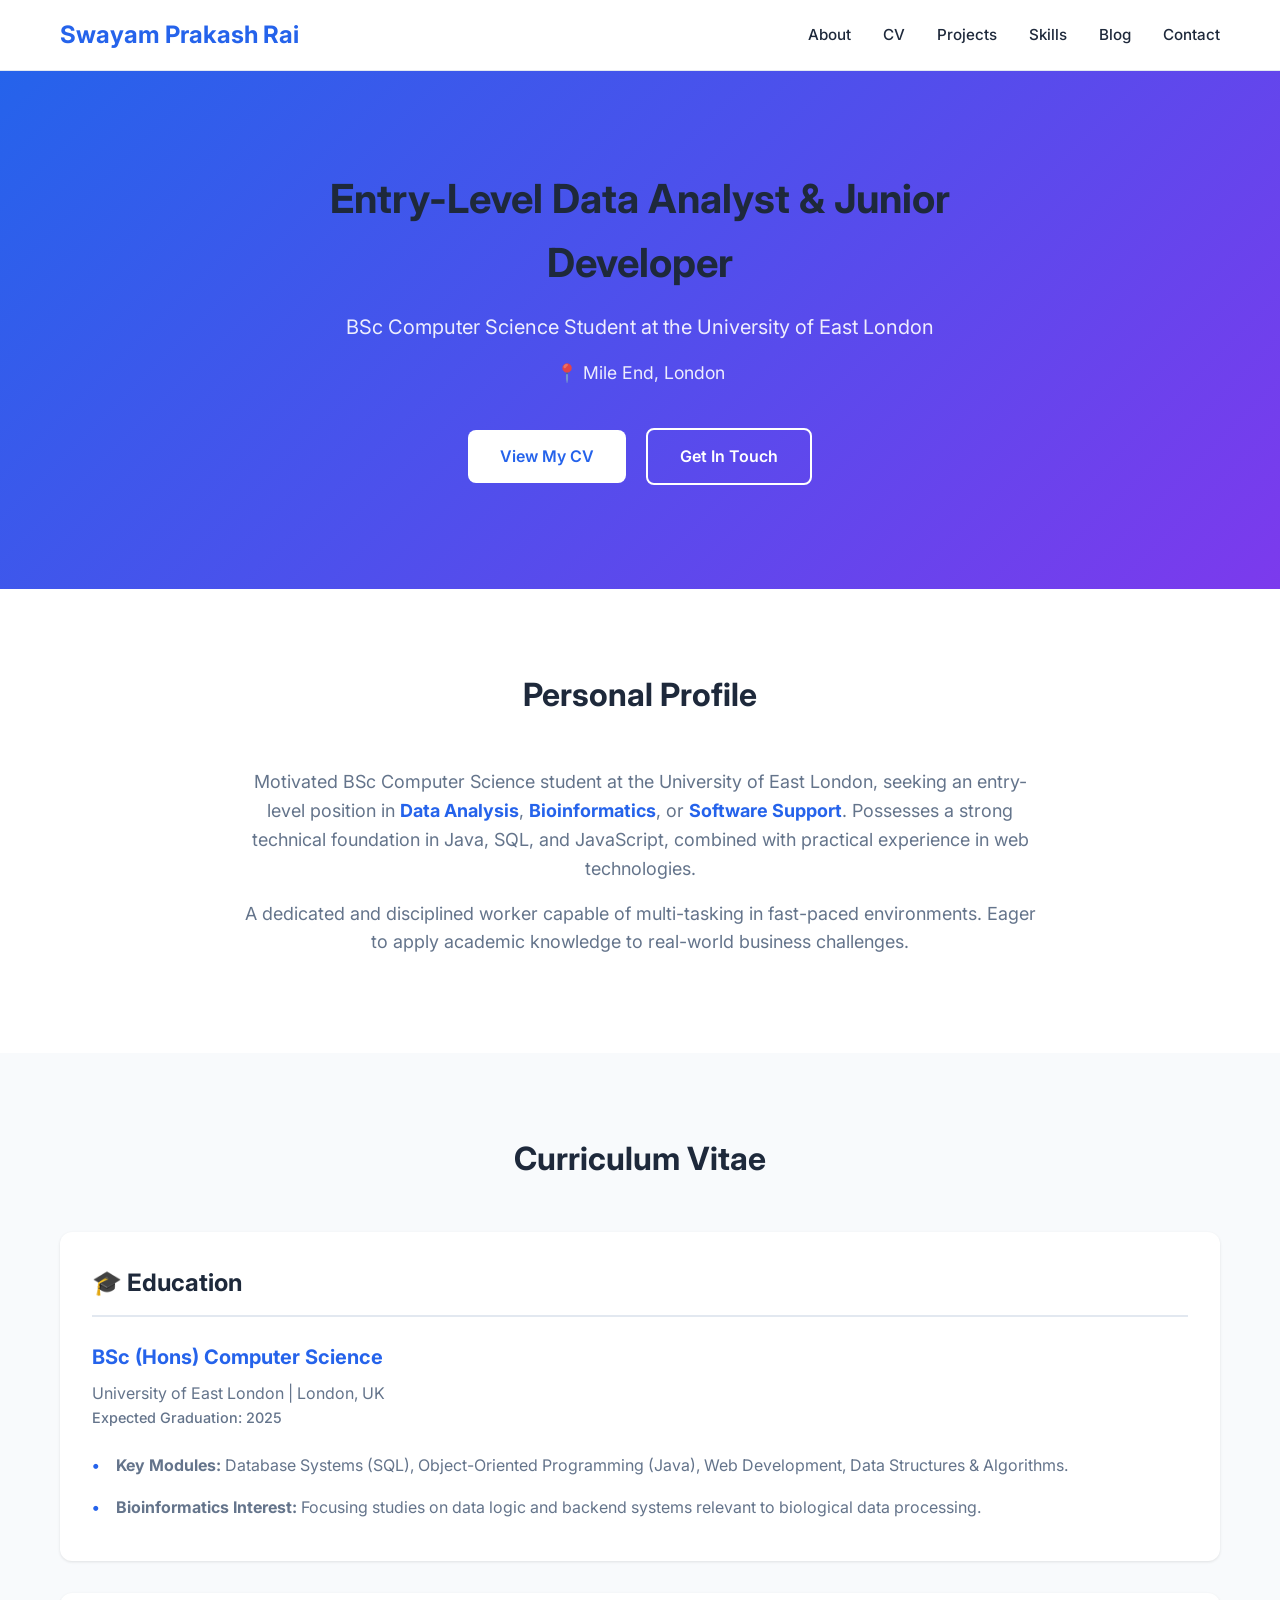
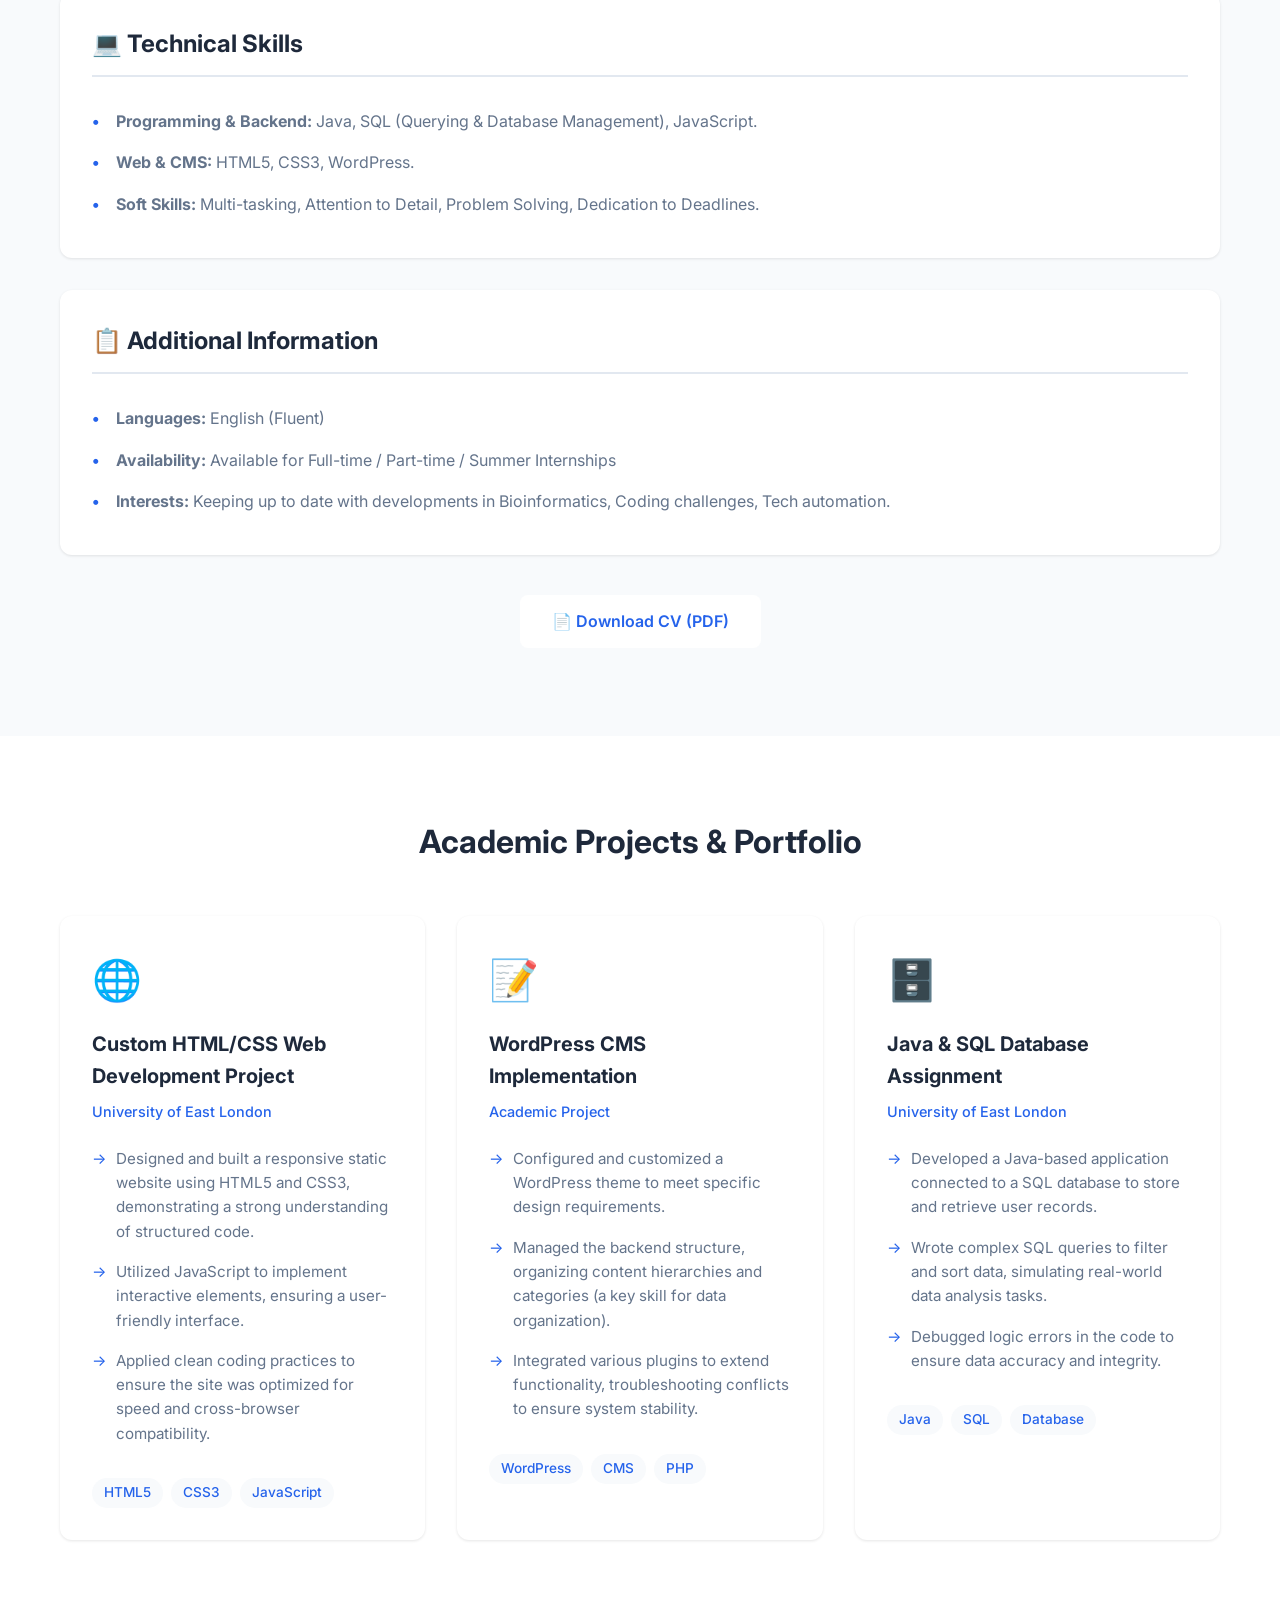
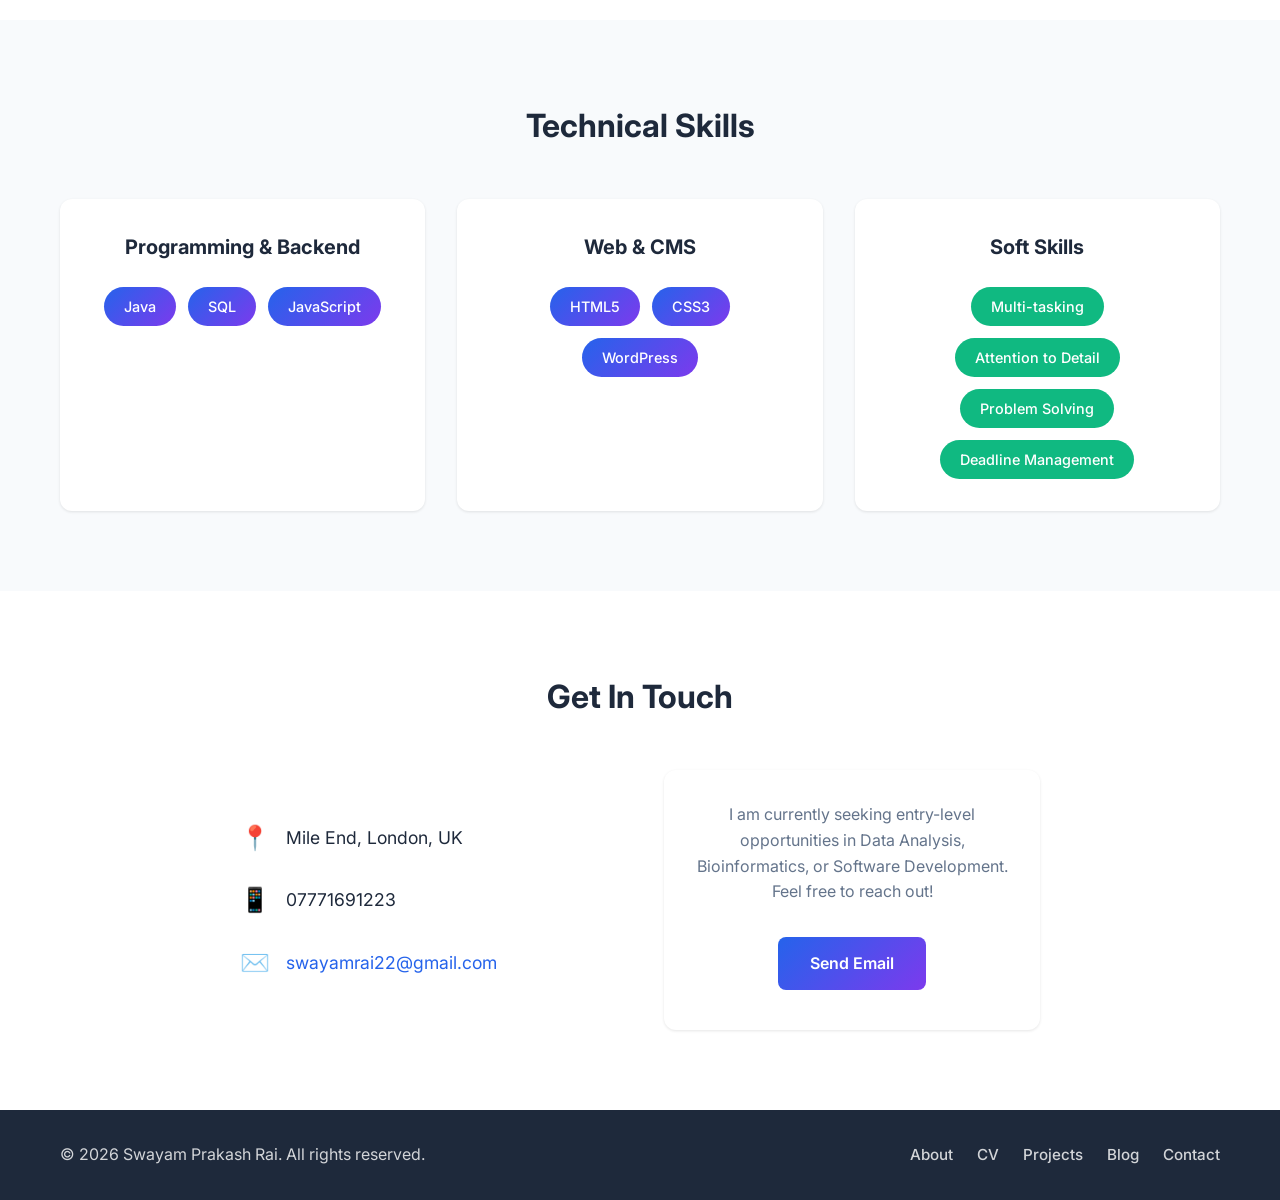
<file: index.html>
<!DOCTYPE html>
<html lang="en">
<head>
    <meta charset="UTF-8">
    <meta name="viewport" content="width=device-width, initial-scale=1.0">
    <link rel="stylesheet" href="styles.css">
    <link rel="preconnect" href="https://fonts.googleapis.com">
    <link rel="preconnect" href="https://fonts.gstatic.com" crossorigin>
    <link href="https://fonts.googleapis.com/css2?family=Inter:wght@300;400;500;600;700&display=swap" rel="stylesheet">
    <title>Swayam Prakash Rai | Portfolio</title>
</head>
<body>
    <header>
        <div class="header-content">
            <h1>Swayam Prakash Rai</h1>
            <nav>
                <ul>
                    <li><a href="#about">About</a></li>
                    <li><a href="#cv">CV</a></li>
                    <li><a href="#projects">Projects</a></li>
                    <li><a href="#skills">Skills</a></li>
                    <li><a href="blog.html">Blog</a></li>
                    <li><a href="#contact">Contact</a></li>
                </ul>
            </nav>
        </div>
    </header>

    <!-- Hero Section -->
    <section id="hero">
        <div class="hero-content">
            <h2>Entry-Level Data Analyst &amp; Junior Developer</h2>
            <p>BSc Computer Science Student at the University of East London</p>
            <div class="hero-location">
                <span>📍 Mile End, London</span>
            </div>
            <a href="#cv" class="btn-primary">View My CV</a>
            <a href="#contact" class="btn-secondary">Get In Touch</a>
        </div>
    </section>

    <!-- About Section -->
    <section id="about">
        <div class="container">
            <h2>Personal Profile</h2>
            <div class="about-content">
                <p>Motivated BSc Computer Science student at the University of East London, seeking an entry-level position in <strong>Data Analysis</strong>, <strong>Bioinformatics</strong>, or <strong>Software Support</strong>. Possesses a strong technical foundation in Java, SQL, and JavaScript, combined with practical experience in web technologies.</p>
                <p>A dedicated and disciplined worker capable of multi-tasking in fast-paced environments. Eager to apply academic knowledge to real-world business challenges.</p>
            </div>
        </div>
    </section>

    <!-- CV Section -->
    <section id="cv">
        <div class="container">
            <h2>Curriculum Vitae</h2>
            
            <!-- Education -->
            <div class="cv-section">
                <h3>🎓 Education</h3>
                <div class="cv-item">
                    <h4>BSc (Hons) Computer Science</h4>
                    <p class="cv-location">University of East London | London, UK</p>
                    <p class="cv-date">Expected Graduation: 2025</p>
                    <ul>
                        <li><strong>Key Modules:</strong> Database Systems (SQL), Object-Oriented Programming (Java), Web Development, Data Structures &amp; Algorithms.</li>
                        <li><strong>Bioinformatics Interest:</strong> Focusing studies on data logic and backend systems relevant to biological data processing.</li>
                    </ul>
                </div>
            </div>

            <!-- Technical Skills in CV -->
            <div class="cv-section">
                <h3>💻 Technical Skills</h3>
                <div class="cv-item">
                    <ul>
                        <li><strong>Programming &amp; Backend:</strong> Java, SQL (Querying &amp; Database Management), JavaScript.</li>
                        <li><strong>Web &amp; CMS:</strong> HTML5, CSS3, WordPress.</li>
                        <li><strong>Soft Skills:</strong> Multi-tasking, Attention to Detail, Problem Solving, Dedication to Deadlines.</li>
                    </ul>
                </div>
            </div>

            <!-- Additional Information -->
            <div class="cv-section">
                <h3>📋 Additional Information</h3>
                <div class="cv-item">
                    <ul>
                        <li><strong>Languages:</strong> English (Fluent)</li>
                        <li><strong>Availability:</strong> Available for Full-time / Part-time / Summer Internships</li>
                        <li><strong>Interests:</strong> Keeping up to date with developments in Bioinformatics, Coding challenges, Tech automation.</li>
                    </ul>
                </div>
            </div>

            <div class="cv-download">
                <a href="cv.pdf" class="btn-primary" download>📄 Download CV (PDF)</a>
            </div>
        </div>
    </section>

    <!-- Projects Section -->
    <section id="projects">
        <div class="container">
            <h2>Academic Projects &amp; Portfolio</h2>
            
            <div class="projects-grid">
                <div class="project-card">
                    <div class="project-icon">🌐</div>
                    <h3>Custom HTML/CSS Web Development Project</h3>
                    <p class="project-org">University of East London</p>
                    <ul>
                        <li>Designed and built a responsive static website using HTML5 and CSS3, demonstrating a strong understanding of structured code.</li>
                        <li>Utilized JavaScript to implement interactive elements, ensuring a user-friendly interface.</li>
                        <li>Applied clean coding practices to ensure the site was optimized for speed and cross-browser compatibility.</li>
                    </ul>
                    <div class="project-tags">
                        <span>HTML5</span>
                        <span>CSS3</span>
                        <span>JavaScript</span>
                    </div>
                </div>

                <div class="project-card">
                    <div class="project-icon">📝</div>
                    <h3>WordPress CMS Implementation</h3>
                    <p class="project-org">Academic Project</p>
                    <ul>
                        <li>Configured and customized a WordPress theme to meet specific design requirements.</li>
                        <li>Managed the backend structure, organizing content hierarchies and categories (a key skill for data organization).</li>
                        <li>Integrated various plugins to extend functionality, troubleshooting conflicts to ensure system stability.</li>
                    </ul>
                    <div class="project-tags">
                        <span>WordPress</span>
                        <span>CMS</span>
                        <span>PHP</span>
                    </div>
                </div>

                <div class="project-card">
                    <div class="project-icon">🗄️</div>
                    <h3>Java &amp; SQL Database Assignment</h3>
                    <p class="project-org">University of East London</p>
                    <ul>
                        <li>Developed a Java-based application connected to a SQL database to store and retrieve user records.</li>
                        <li>Wrote complex SQL queries to filter and sort data, simulating real-world data analysis tasks.</li>
                        <li>Debugged logic errors in the code to ensure data accuracy and integrity.</li>
                    </ul>
                    <div class="project-tags">
                        <span>Java</span>
                        <span>SQL</span>
                        <span>Database</span>
                    </div>
                </div>
            </div>
        </div>
    </section>

    <!-- Skills Section -->
    <section id="skills">
        <div class="container">
            <h2>Technical Skills</h2>
            <div class="skills-grid">
                <div class="skill-category">
                    <h3>Programming &amp; Backend</h3>
                    <div class="skill-tags">
                        <span class="skill-tag">Java</span>
                        <span class="skill-tag">SQL</span>
                        <span class="skill-tag">JavaScript</span>
                    </div>
                </div>
                <div class="skill-category">
                    <h3>Web &amp; CMS</h3>
                    <div class="skill-tags">
                        <span class="skill-tag">HTML5</span>
                        <span class="skill-tag">CSS3</span>
                        <span class="skill-tag">WordPress</span>
                    </div>
                </div>
                <div class="skill-category">
                    <h3>Soft Skills</h3>
                    <div class="skill-tags">
                        <span class="skill-tag soft">Multi-tasking</span>
                        <span class="skill-tag soft">Attention to Detail</span>
                        <span class="skill-tag soft">Problem Solving</span>
                        <span class="skill-tag soft">Deadline Management</span>
                    </div>
                </div>
            </div>
        </div>
    </section>

    <!-- Contact Section -->
    <section id="contact">
        <div class="container">
            <h2>Get In Touch</h2>
            <div class="contact-content">
                <div class="contact-info">
                    <div class="contact-item">
                        <span class="contact-icon">📍</span>
                        <span>Mile End, London, UK</span>
                    </div>
                    <div class="contact-item">
                        <span class="contact-icon">📱</span>
                        <span>07771691223</span>
                    </div>
                    <div class="contact-item">
                        <span class="contact-icon">✉️</span>
                        <a href="mailto:swayamrai22@gmail.com">swayamrai22@gmail.com</a>
                    </div>
                </div>
                <div class="contact-cta">
                    <p>I am currently seeking entry-level opportunities in Data Analysis, Bioinformatics, or Software Development. Feel free to reach out!</p>
                    <a href="mailto:swayamrai22@gmail.com" class="btn-primary">Send Email</a>
                </div>
            </div>
        </div>
    </section>

    <footer>
        <div class="container">
            <p>&copy; 2026 Swayam Prakash Rai. All rights reserved.</p>
            <nav class="footer-nav">
                <a href="#about">About</a>
                <a href="#cv">CV</a>
                <a href="#projects">Projects</a>
                <a href="blog.html">Blog</a>
                <a href="#contact">Contact</a>
            </nav>
        </div>
    </footer>
</body>
</html>
</file>
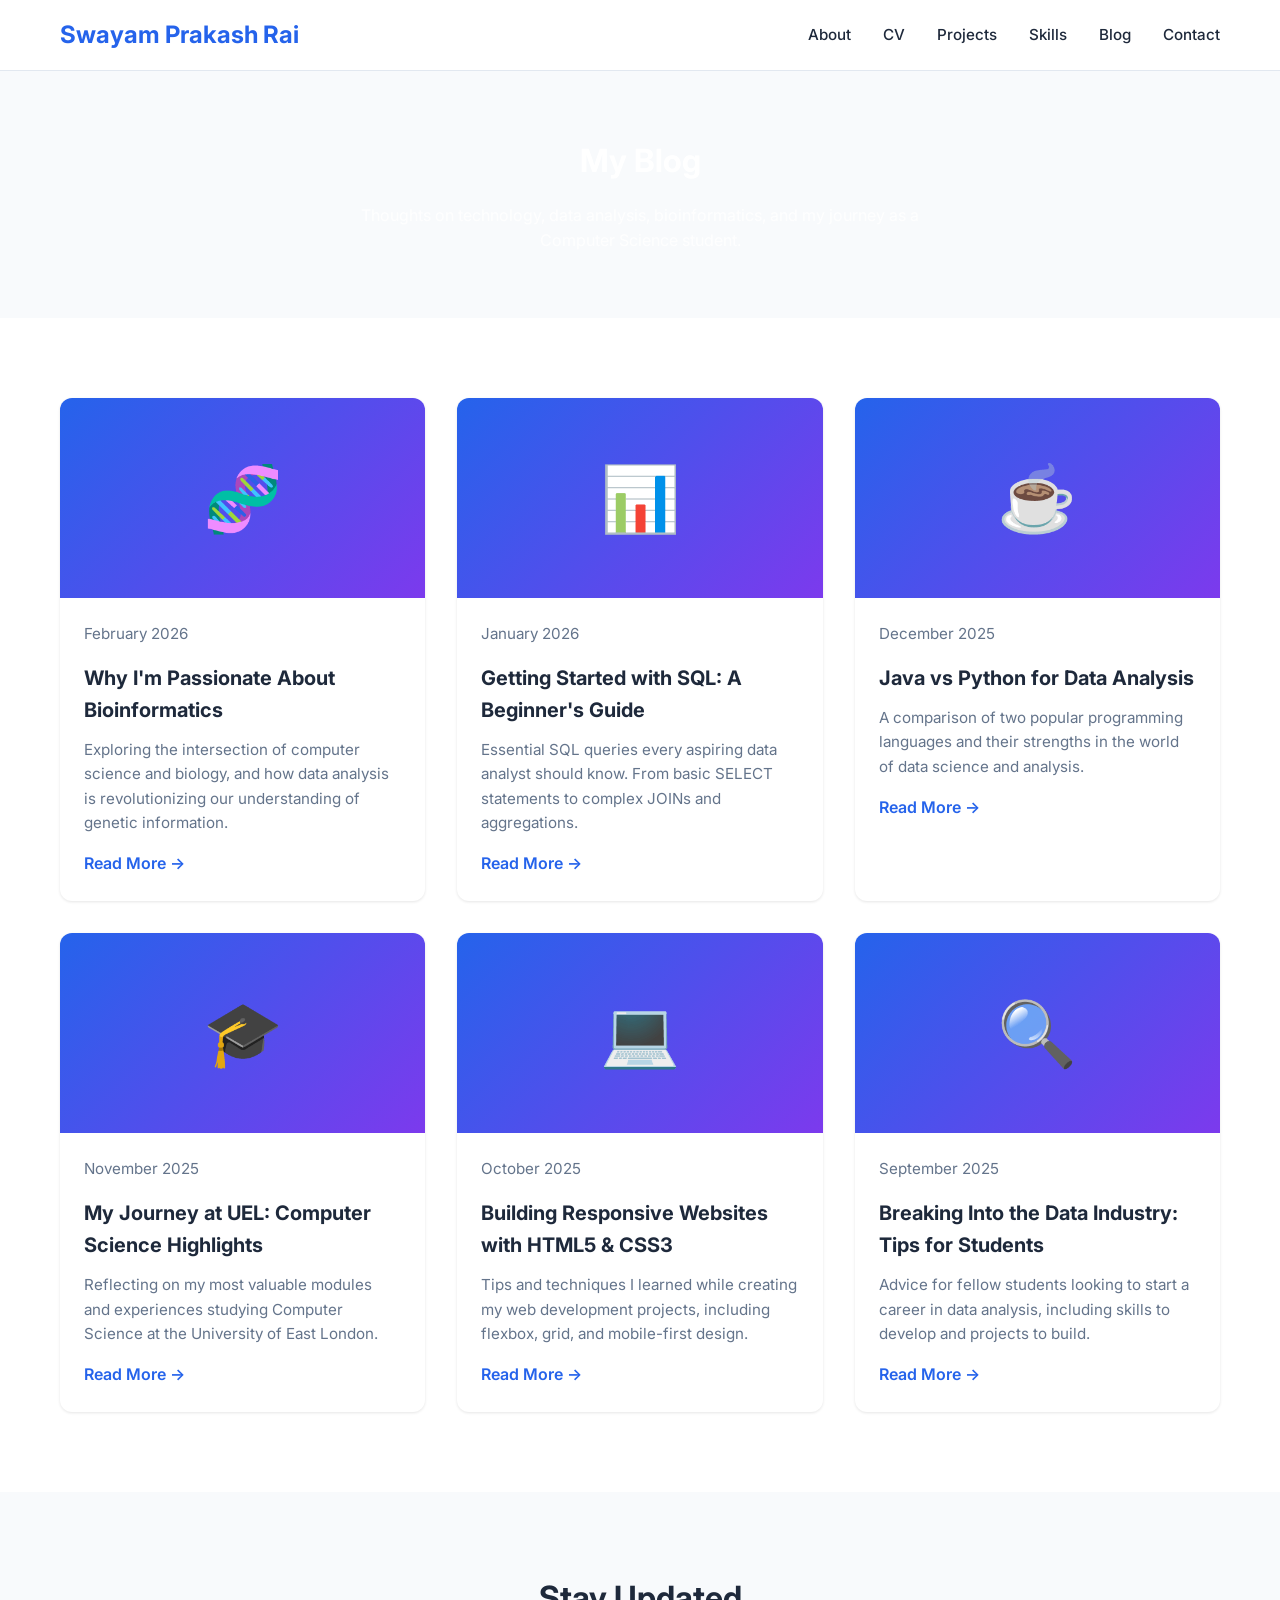
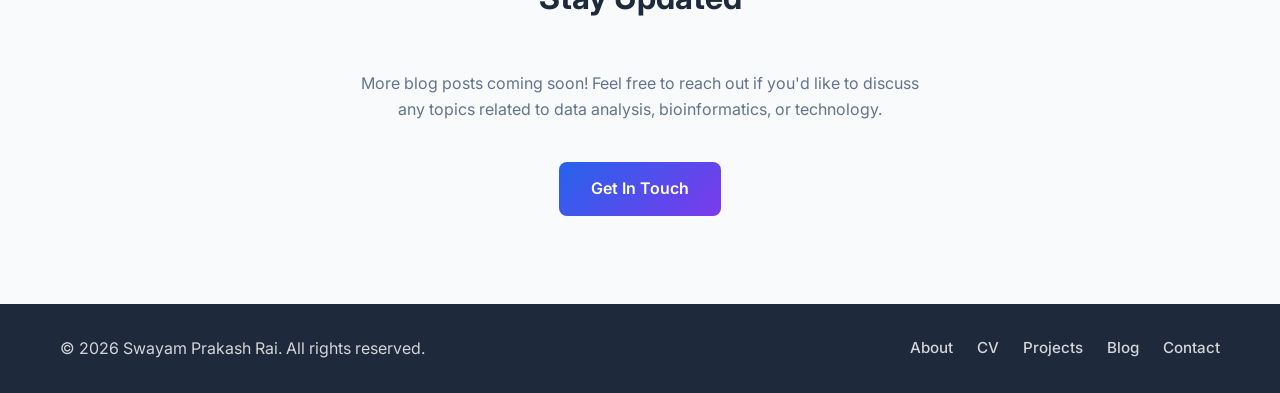
<file: blog.html>
<!DOCTYPE html>
<html lang="en">
<head>
    <meta charset="UTF-8">
    <meta name="viewport" content="width=device-width, initial-scale=1.0">
    <link rel="stylesheet" href="styles.css">
    <link rel="preconnect" href="https://fonts.googleapis.com">
    <link rel="preconnect" href="https://fonts.gstatic.com" crossorigin>
    <link href="https://fonts.googleapis.com/css2?family=Inter:wght@300;400;500;600;700&display=swap" rel="stylesheet">
    <title>Blog | Swayam Prakash Rai</title>
</head>
<body>
    <header>
        <div class="header-content">
            <h1><a href="index.html" style="text-decoration: none; color: inherit;">Swayam Prakash Rai</a></h1>
            <nav>
                <ul>
                    <li><a href="index.html#about">About</a></li>
                    <li><a href="index.html#cv">CV</a></li>
                    <li><a href="index.html#projects">Projects</a></li>
                    <li><a href="index.html#skills">Skills</a></li>
                    <li><a href="blog.html" class="active">Blog</a></li>
                    <li><a href="index.html#contact">Contact</a></li>
                </ul>
            </nav>
        </div>
    </header>

    <!-- Blog Hero -->
    <section class="blog-hero">
        <div class="container">
            <h2>My Blog</h2>
            <p>Thoughts on technology, data analysis, bioinformatics, and my journey as a Computer Science student.</p>
        </div>
    </section>

    <!-- Blog Posts -->
    <section id="blog-posts">
        <div class="container">
            <div class="blog-grid">
                
                <!-- Blog Post 1 -->
                <article class="blog-card">
                    <div class="blog-card-image">🧬</div>
                    <div class="blog-card-content">
                        <p class="blog-card-date">February 2026</p>
                        <h3>Why I'm Passionate About Bioinformatics</h3>
                        <p>Exploring the intersection of computer science and biology, and how data analysis is revolutionizing our understanding of genetic information.</p>
                        <a href="#" class="read-more">Read More →</a>
                    </div>
                </article>

                <!-- Blog Post 2 -->
                <article class="blog-card">
                    <div class="blog-card-image">📊</div>
                    <div class="blog-card-content">
                        <p class="blog-card-date">January 2026</p>
                        <h3>Getting Started with SQL: A Beginner's Guide</h3>
                        <p>Essential SQL queries every aspiring data analyst should know. From basic SELECT statements to complex JOINs and aggregations.</p>
                        <a href="#" class="read-more">Read More →</a>
                    </div>
                </article>

                <!-- Blog Post 3 -->
                <article class="blog-card">
                    <div class="blog-card-image">☕</div>
                    <div class="blog-card-content">
                        <p class="blog-card-date">December 2025</p>
                        <h3>Java vs Python for Data Analysis</h3>
                        <p>A comparison of two popular programming languages and their strengths in the world of data science and analysis.</p>
                        <a href="#" class="read-more">Read More →</a>
                    </div>
                </article>

                <!-- Blog Post 4 -->
                <article class="blog-card">
                    <div class="blog-card-image">🎓</div>
                    <div class="blog-card-content">
                        <p class="blog-card-date">November 2025</p>
                        <h3>My Journey at UEL: Computer Science Highlights</h3>
                        <p>Reflecting on my most valuable modules and experiences studying Computer Science at the University of East London.</p>
                        <a href="#" class="read-more">Read More →</a>
                    </div>
                </article>

                <!-- Blog Post 5 -->
                <article class="blog-card">
                    <div class="blog-card-image">💻</div>
                    <div class="blog-card-content">
                        <p class="blog-card-date">October 2025</p>
                        <h3>Building Responsive Websites with HTML5 &amp; CSS3</h3>
                        <p>Tips and techniques I learned while creating my web development projects, including flexbox, grid, and mobile-first design.</p>
                        <a href="#" class="read-more">Read More →</a>
                    </div>
                </article>

                <!-- Blog Post 6 -->
                <article class="blog-card">
                    <div class="blog-card-image">🔍</div>
                    <div class="blog-card-content">
                        <p class="blog-card-date">September 2025</p>
                        <h3>Breaking Into the Data Industry: Tips for Students</h3>
                        <p>Advice for fellow students looking to start a career in data analysis, including skills to develop and projects to build.</p>
                        <a href="#" class="read-more">Read More →</a>
                    </div>
                </article>

            </div>
        </div>
    </section>

    <!-- Subscribe Section -->
    <section id="subscribe" style="background: var(--background-alt);">
        <div class="container" style="text-align: center; max-width: 600px;">
            <h2>Stay Updated</h2>
            <p style="color: var(--text-light); margin-bottom: 2rem;">More blog posts coming soon! Feel free to reach out if you'd like to discuss any topics related to data analysis, bioinformatics, or technology.</p>
            <a href="index.html#contact" class="btn-primary" style="background: var(--accent-gradient); color: white;">Get In Touch</a>
        </div>
    </section>

    <footer>
        <div class="container">
            <p>&copy; 2026 Swayam Prakash Rai. All rights reserved.</p>
            <nav class="footer-nav">
                <a href="index.html#about">About</a>
                <a href="index.html#cv">CV</a>
                <a href="index.html#projects">Projects</a>
                <a href="blog.html">Blog</a>
                <a href="index.html#contact">Contact</a>
            </nav>
        </div>
    </footer>
</body>
</html>
</file>
<file: styles.css>
/* CSS Variables */
:root {
    --primary-color: #2563eb;
    --primary-dark: #1d4ed8;
    --secondary-color: #64748b;
    --text-color: #1e293b;
    --text-light: #64748b;
    --background: #ffffff;
    --background-alt: #f8fafc;
    --border-color: #e2e8f0;
    --success-color: #10b981;
    --accent-gradient: linear-gradient(135deg, #2563eb 0%, #7c3aed 100%);
}

/* Reset and Base Styles */
* {
    margin: 0;
    padding: 0;
    box-sizing: border-box;
}

html {
    scroll-behavior: smooth;
}

body {
    font-family: 'Inter', -apple-system, BlinkMacSystemFont, 'Segoe UI', Roboto, sans-serif;
    line-height: 1.6;
    color: var(--text-color);
    background-color: var(--background);
}

/* Container */
.container {
    max-width: 1200px;
    margin: 0 auto;
    padding: 0 20px;
}

/* Header */
header {
    background: var(--background);
    border-bottom: 1px solid var(--border-color);
    position: sticky;
    top: 0;
    z-index: 100;
    backdrop-filter: blur(10px);
    background: rgba(255, 255, 255, 0.95);
}

.header-content {
    max-width: 1200px;
    margin: 0 auto;
    padding: 1rem 20px;
    display: flex;
    justify-content: space-between;
    align-items: center;
}

header h1 {
    font-size: 1.5rem;
    font-weight: 700;
    color: var(--primary-color);
}

nav ul {
    display: flex;
    list-style: none;
    gap: 2rem;
}

nav a {
    color: var(--text-color);
    text-decoration: none;
    font-weight: 500;
    font-size: 0.95rem;
    transition: color 0.3s ease;
}

nav a:hover {
    color: var(--primary-color);
}

/* Hero Section */
#hero {
    background: var(--accent-gradient);
    color: white;
    padding: 6rem 20px;
    text-align: center;
}

.hero-content {
    max-width: 800px;
    margin: 0 auto;
}

.hero-content h2 {
    font-size: 2.5rem;
    font-weight: 700;
    margin-bottom: 1rem;
}

.hero-content p {
    font-size: 1.25rem;
    opacity: 0.9;
    margin-bottom: 1rem;
}

.hero-location {
    font-size: 1.1rem;
    margin-bottom: 2rem;
    opacity: 0.9;
}

/* Buttons */
.btn-primary, .btn-secondary {
    display: inline-block;
    padding: 0.875rem 2rem;
    border-radius: 8px;
    font-weight: 600;
    text-decoration: none;
    transition: all 0.3s ease;
    margin: 0.5rem;
}

.btn-primary {
    background: white;
    color: var(--primary-color);
}

.btn-primary:hover {
    background: var(--background-alt);
    transform: translateY(-2px);
}

.btn-secondary {
    background: transparent;
    color: white;
    border: 2px solid white;
}

.btn-secondary:hover {
    background: rgba(255, 255, 255, 0.1);
}

/* Sections */
section {
    padding: 5rem 20px;
}

section:nth-child(even) {
    background: var(--background-alt);
}

section h2 {
    font-size: 2rem;
    font-weight: 700;
    text-align: center;
    margin-bottom: 3rem;
    color: var(--text-color);
}

/* About Section */
.about-content {
    max-width: 800px;
    margin: 0 auto;
    text-align: center;
}

.about-content p {
    font-size: 1.125rem;
    color: var(--text-light);
    margin-bottom: 1rem;
}

.about-content strong {
    color: var(--primary-color);
}

/* CV Section */
.cv-section {
    background: white;
    border-radius: 12px;
    padding: 2rem;
    margin-bottom: 2rem;
    box-shadow: 0 1px 3px rgba(0, 0, 0, 0.1);
}

.cv-section h3 {
    font-size: 1.5rem;
    margin-bottom: 1.5rem;
    color: var(--text-color);
    padding-bottom: 0.75rem;
    border-bottom: 2px solid var(--border-color);
}

.cv-item {
    margin-bottom: 1.5rem;
}

.cv-item:last-child {
    margin-bottom: 0;
}

.cv-item h4 {
    font-size: 1.25rem;
    color: var(--primary-color);
    margin-bottom: 0.5rem;
}

.cv-location {
    color: var(--text-light);
    font-size: 1rem;
}

.cv-date {
    color: var(--secondary-color);
    font-size: 0.9rem;
    font-weight: 500;
    margin-bottom: 1rem;
}

.cv-item ul {
    list-style: none;
    padding-left: 0;
}

.cv-item li {
    padding: 0.5rem 0;
    padding-left: 1.5rem;
    position: relative;
    color: var(--text-light);
}

.cv-item li::before {
    content: "•";
    color: var(--primary-color);
    font-weight: bold;
    position: absolute;
    left: 0;
}

.cv-download {
    text-align: center;
    margin-top: 2rem;
}

/* Projects Section */
.projects-grid {
    display: grid;
    grid-template-columns: repeat(auto-fit, minmax(350px, 1fr));
    gap: 2rem;
}

.project-card {
    background: white;
    border-radius: 12px;
    padding: 2rem;
    box-shadow: 0 1px 3px rgba(0, 0, 0, 0.1);
    transition: transform 0.3s ease, box-shadow 0.3s ease;
}

.project-card:hover {
    transform: translateY(-5px);
    box-shadow: 0 10px 30px rgba(0, 0, 0, 0.1);
}

.project-icon {
    font-size: 2.5rem;
    margin-bottom: 1rem;
}

.project-card h3 {
    font-size: 1.25rem;
    margin-bottom: 0.5rem;
    color: var(--text-color);
}

.project-org {
    color: var(--primary-color);
    font-size: 0.9rem;
    font-weight: 500;
    margin-bottom: 1rem;
}

.project-card ul {
    list-style: none;
    padding: 0;
    margin-bottom: 1.5rem;
}

.project-card li {
    padding: 0.5rem 0;
    padding-left: 1.5rem;
    position: relative;
    color: var(--text-light);
    font-size: 0.95rem;
}

.project-card li::before {
    content: "→";
    color: var(--primary-color);
    position: absolute;
    left: 0;
}

.project-tags {
    display: flex;
    flex-wrap: wrap;
    gap: 0.5rem;
}

.project-tags span {
    background: var(--background-alt);
    color: var(--primary-color);
    padding: 0.25rem 0.75rem;
    border-radius: 20px;
    font-size: 0.85rem;
    font-weight: 500;
}

/* Skills Section */
.skills-grid {
    display: grid;
    grid-template-columns: repeat(auto-fit, minmax(300px, 1fr));
    gap: 2rem;
}

.skill-category {
    background: white;
    border-radius: 12px;
    padding: 2rem;
    text-align: center;
    box-shadow: 0 1px 3px rgba(0, 0, 0, 0.1);
}

.skill-category h3 {
    font-size: 1.25rem;
    margin-bottom: 1.5rem;
    color: var(--text-color);
}

.skill-tags {
    display: flex;
    flex-wrap: wrap;
    justify-content: center;
    gap: 0.75rem;
}

.skill-tag {
    background: var(--accent-gradient);
    color: white;
    padding: 0.5rem 1.25rem;
    border-radius: 25px;
    font-size: 0.9rem;
    font-weight: 500;
}

.skill-tag.soft {
    background: var(--success-color);
}

/* Contact Section */
.contact-content {
    max-width: 800px;
    margin: 0 auto;
    display: grid;
    grid-template-columns: 1fr 1fr;
    gap: 3rem;
    align-items: center;
}

.contact-info {
    display: flex;
    flex-direction: column;
    gap: 1.5rem;
}

.contact-item {
    display: flex;
    align-items: center;
    gap: 1rem;
    font-size: 1.1rem;
}

.contact-icon {
    font-size: 1.5rem;
}

.contact-item a {
    color: var(--primary-color);
    text-decoration: none;
}

.contact-item a:hover {
    text-decoration: underline;
}

.contact-cta {
    background: white;
    padding: 2rem;
    border-radius: 12px;
    text-align: center;
    box-shadow: 0 1px 3px rgba(0, 0, 0, 0.1);
}

.contact-cta p {
    color: var(--text-light);
    margin-bottom: 1.5rem;
}

.contact-cta .btn-primary {
    background: var(--accent-gradient);
    color: white;
}

/* Footer */
footer {
    background: var(--text-color);
    color: white;
    padding: 2rem 20px;
}

footer .container {
    display: flex;
    justify-content: space-between;
    align-items: center;
}

footer p {
    opacity: 0.8;
}

.footer-nav {
    display: flex;
    gap: 1.5rem;
}

.footer-nav a {
    color: white;
    text-decoration: none;
    opacity: 0.8;
    transition: opacity 0.3s ease;
}

.footer-nav a:hover {
    opacity: 1;
}

/* Blog Styles */
.blog-hero {
    background: var(--accent-gradient);
    color: white;
    padding: 4rem 20px;
    text-align: center;
}

.blog-hero h2 {
    color: white;
    margin-bottom: 1rem;
}

.blog-hero p {
    opacity: 0.9;
    max-width: 600px;
    margin: 0 auto;
}

.blog-grid {
    display: grid;
    grid-template-columns: repeat(auto-fit, minmax(350px, 1fr));
    gap: 2rem;
    max-width: 1200px;
    margin: 0 auto;
}

.blog-card {
    background: white;
    border-radius: 12px;
    overflow: hidden;
    box-shadow: 0 1px 3px rgba(0, 0, 0, 0.1);
    transition: transform 0.3s ease, box-shadow 0.3s ease;
}

.blog-card:hover {
    transform: translateY(-5px);
    box-shadow: 0 10px 30px rgba(0, 0, 0, 0.1);
}

.blog-card-image {
    height: 200px;
    background: var(--accent-gradient);
    display: flex;
    align-items: center;
    justify-content: center;
    font-size: 4rem;
}

.blog-card-content {
    padding: 1.5rem;
}

.blog-card-date {
    color: var(--text-light);
    font-size: 0.85rem;
    margin-bottom: 0.5rem;
}

.blog-card h3 {
    font-size: 1.25rem;
    margin-bottom: 0.75rem;
    color: var(--text-color);
}

.blog-card p {
    color: var(--text-light);
    margin-bottom: 1rem;
    font-size: 0.95rem;
}

.blog-card .read-more {
    color: var(--primary-color);
    text-decoration: none;
    font-weight: 600;
    display: inline-flex;
    align-items: center;
    gap: 0.5rem;
}

.blog-card .read-more:hover {
    text-decoration: underline;
}

/* Responsive Design */
@media (max-width: 768px) {
    .header-content {
        flex-direction: column;
        gap: 1rem;
    }

    nav ul {
        flex-wrap: wrap;
        justify-content: center;
        gap: 1rem;
    }

    .hero-content h2 {
        font-size: 1.75rem;
    }

    .hero-content p {
        font-size: 1rem;
    }

    section {
        padding: 3rem 20px;
    }

    section h2 {
        font-size: 1.5rem;
    }

    .projects-grid {
        grid-template-columns: 1fr;
    }

    .contact-content {
        grid-template-columns: 1fr;
        gap: 2rem;
    }

    footer .container {
        flex-direction: column;
        gap: 1rem;
        text-align: center;
    }

    .footer-nav {
        flex-wrap: wrap;
        justify-content: center;
    }

    .blog-grid {
        grid-template-columns: 1fr;
    }
}
</file>
